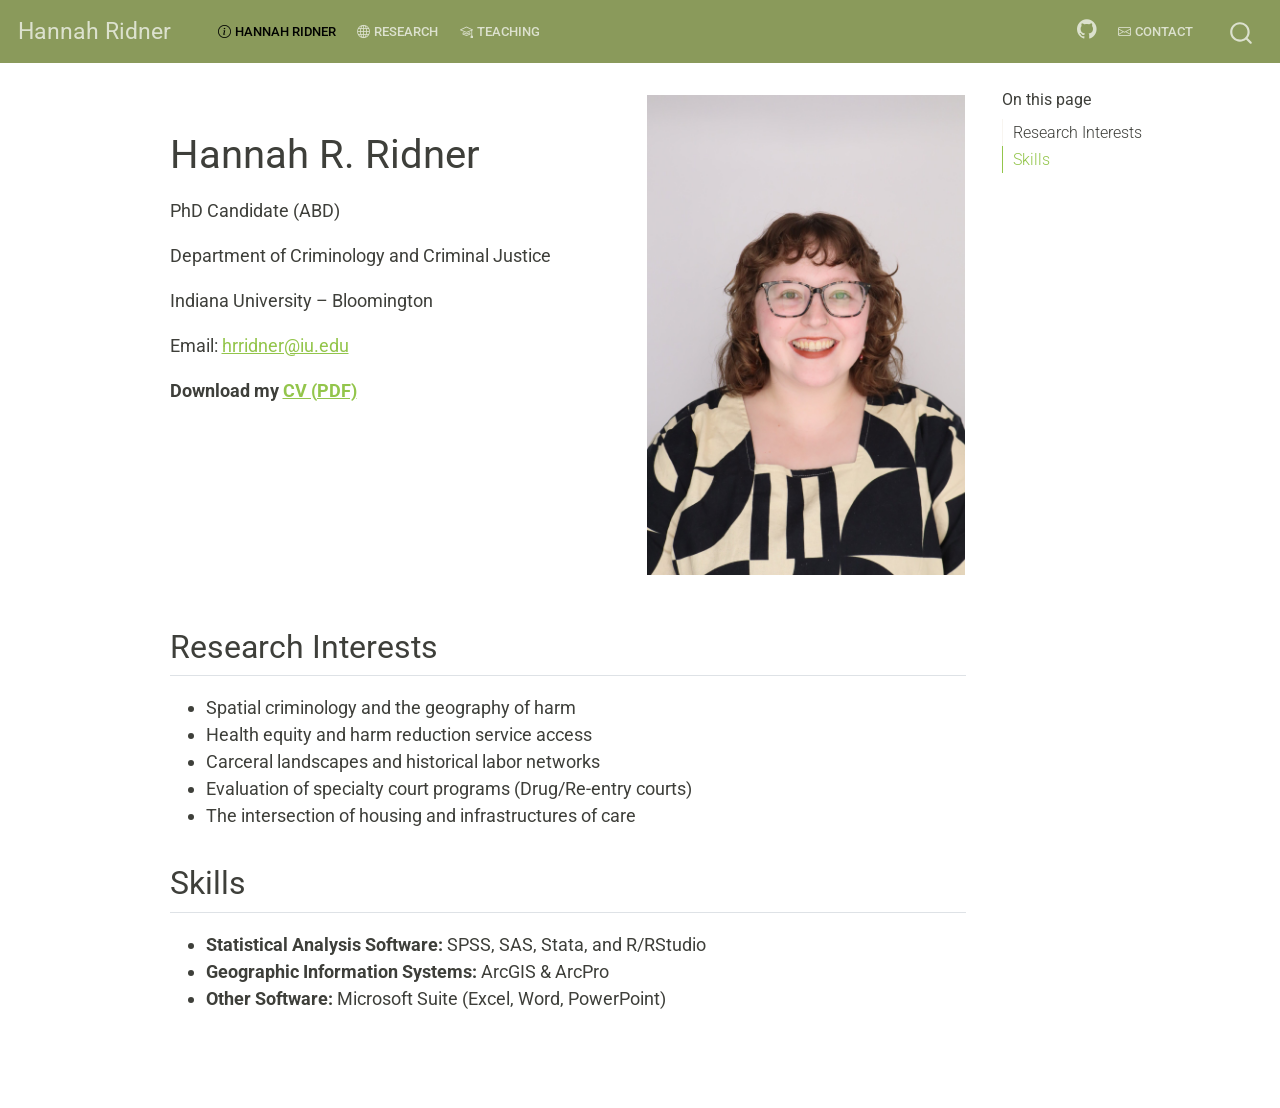
<file: docs/index.html>
<!DOCTYPE html>
<html xmlns="http://www.w3.org/1999/xhtml" lang="en" xml:lang="en"><head>

<meta charset="utf-8">
<meta name="generator" content="quarto-1.2.335">

<meta name="viewport" content="width=device-width, initial-scale=1.0, user-scalable=yes">


<title>Hannah Ridner</title>
<style>
code{white-space: pre-wrap;}
span.smallcaps{font-variant: small-caps;}
div.columns{display: flex; gap: min(4vw, 1.5em);}
div.column{flex: auto; overflow-x: auto;}
div.hanging-indent{margin-left: 1.5em; text-indent: -1.5em;}
ul.task-list{list-style: none;}
ul.task-list li input[type="checkbox"] {
  width: 0.8em;
  margin: 0 0.8em 0.2em -1.6em;
  vertical-align: middle;
}
</style>


<script src="site_libs/quarto-nav/quarto-nav.js"></script>
<script src="site_libs/quarto-nav/headroom.min.js"></script>
<script src="site_libs/clipboard/clipboard.min.js"></script>
<script src="site_libs/quarto-search/autocomplete.umd.js"></script>
<script src="site_libs/quarto-search/fuse.min.js"></script>
<script src="site_libs/quarto-search/quarto-search.js"></script>
<meta name="quarto:offset" content="./">
<script src="site_libs/quarto-html/quarto.js"></script>
<script src="site_libs/quarto-html/popper.min.js"></script>
<script src="site_libs/quarto-html/tippy.umd.min.js"></script>
<script src="site_libs/quarto-html/anchor.min.js"></script>
<link href="site_libs/quarto-html/tippy.css" rel="stylesheet">
<link href="site_libs/quarto-html/quarto-syntax-highlighting.css" rel="stylesheet" id="quarto-text-highlighting-styles">
<script src="site_libs/bootstrap/bootstrap.min.js"></script>
<link href="site_libs/bootstrap/bootstrap-icons.css" rel="stylesheet">
<link href="site_libs/bootstrap/bootstrap.min.css" rel="stylesheet" id="quarto-bootstrap" data-mode="light">
<script id="quarto-search-options" type="application/json">{
  "location": "navbar",
  "copy-button": false,
  "collapse-after": 3,
  "panel-placement": "end",
  "type": "overlay",
  "limit": 20,
  "language": {
    "search-no-results-text": "No results",
    "search-matching-documents-text": "matching documents",
    "search-copy-link-title": "Copy link to search",
    "search-hide-matches-text": "Hide additional matches",
    "search-more-match-text": "more match in this document",
    "search-more-matches-text": "more matches in this document",
    "search-clear-button-title": "Clear",
    "search-detached-cancel-button-title": "Cancel",
    "search-submit-button-title": "Submit"
  }
}</script>


</head>

<body class="nav-fixed">

<div id="quarto-search-results"></div>
  <header id="quarto-header" class="headroom fixed-top">
    <nav class="navbar navbar-expand-lg navbar-dark ">
      <div class="navbar-container container-fluid">
      <div class="navbar-brand-container">
    <a class="navbar-brand" href="./index.html">
    <span class="navbar-title">Hannah Ridner</span>
    </a>
  </div>
          <button class="navbar-toggler" type="button" data-bs-toggle="collapse" data-bs-target="#navbarCollapse" aria-controls="navbarCollapse" aria-expanded="false" aria-label="Toggle navigation" onclick="if (window.quartoToggleHeadroom) { window.quartoToggleHeadroom(); }">
  <span class="navbar-toggler-icon"></span>
</button>
          <div class="collapse navbar-collapse" id="navbarCollapse">
            <ul class="navbar-nav navbar-nav-scroll me-auto">
  <li class="nav-item">
    <a class="nav-link active" href="./index.html" aria-current="page"><i class="bi bi-info-circle" role="img">
</i> 
 <span class="menu-text">Hannah Ridner</span></a>
  </li>  
  <li class="nav-item">
    <a class="nav-link" href="./research.html"><i class="bi bi-globe" role="img">
</i> 
 <span class="menu-text">Research</span></a>
  </li>  
  <li class="nav-item">
    <a class="nav-link" href="./teaching.html"><i class="bi bi-mortarboard" role="img">
</i> 
 <span class="menu-text">Teaching</span></a>
  </li>  
</ul>
            <ul class="navbar-nav navbar-nav-scroll ms-auto">
  <li class="nav-item compact">
    <a class="nav-link" href="https://github.com/hrridner"><i class="bi bi-github" role="img">
</i> 
 <span class="menu-text"></span></a>
  </li>  
  <li class="nav-item">
    <a class="nav-link" href="https://criminaljustice.indiana.edu/about/graduate-students/ridner_hannah.html"><i class="bi bi-envelope" role="img">
</i> 
 <span class="menu-text">Contact</span></a>
  </li>  
</ul>
              <div id="quarto-search" class="" title="Search"></div>
          </div> <!-- /navcollapse -->
      </div> <!-- /container-fluid -->
    </nav>
</header>
<!-- content -->
<div id="quarto-content" class="quarto-container page-columns page-rows-contents page-layout-article page-navbar">
<!-- sidebar -->
<!-- margin-sidebar -->
    <div id="quarto-margin-sidebar" class="sidebar margin-sidebar">
        <nav id="TOC" role="doc-toc" class="toc-active">
    <h2 id="toc-title">On this page</h2>
   
  <ul>
  <li><a href="#research-interests" id="toc-research-interests" class="nav-link active" data-scroll-target="#research-interests">Research Interests</a></li>
  <li><a href="#skills" id="toc-skills" class="nav-link" data-scroll-target="#skills">Skills</a></li>
  </ul>
</nav>
    </div>
<!-- main -->
<main class="content" id="quarto-document-content">



<div style="max-width: 850px; margin: auto;">
<div class="columns">
<div class="column" style="width:60%;">
<section id="hannah-r.-ridner" class="level1">
<h1>Hannah R. Ridner</h1>
<p>PhD Candidate (ABD)</p>
<p>Department of Criminology and Criminal Justice</p>
<p>Indiana University – Bloomington</p>
<p>Email: <a href="mailto:hrridner@iu.edu">hrridner@iu.edu</a></p>
<p><strong>Download my <a href="files/CV_HannahRidner_August2026.pdf" target="_blank">CV (PDF)</a></strong></p>
</section>
</div><div class="column" style="width:40%;">
<p><img src="files/hannah_ridner.jpg" class="img-fluid" style="width:100.0%"></p>
</div>
</div>
</div>
<section id="research-interests" class="level2">
<h2 class="anchored" data-anchor-id="research-interests">Research Interests</h2>
<ul>
<li>Spatial criminology and the geography of harm</li>
<li>Health equity and harm reduction service access</li>
<li>Carceral landscapes and historical labor networks</li>
<li>Evaluation of specialty court programs (Drug/Re-entry courts)</li>
<li>The intersection of housing and infrastructures of care</li>
</ul>
</section>
<section id="skills" class="level2">
<h2 class="anchored" data-anchor-id="skills">Skills</h2>
<ul>
<li><strong>Statistical Analysis Software:</strong> SPSS, SAS, Stata, and R/RStudio</li>
<li><strong>Geographic Information Systems:</strong> ArcGIS &amp; ArcPro</li>
<li><strong>Other Software:</strong> Microsoft Suite (Excel, Word, PowerPoint)</li>
</ul>


</section>

</main> <!-- /main -->
<script id="quarto-html-after-body" type="application/javascript">
window.document.addEventListener("DOMContentLoaded", function (event) {
  const toggleBodyColorMode = (bsSheetEl) => {
    const mode = bsSheetEl.getAttribute("data-mode");
    const bodyEl = window.document.querySelector("body");
    if (mode === "dark") {
      bodyEl.classList.add("quarto-dark");
      bodyEl.classList.remove("quarto-light");
    } else {
      bodyEl.classList.add("quarto-light");
      bodyEl.classList.remove("quarto-dark");
    }
  }
  const toggleBodyColorPrimary = () => {
    const bsSheetEl = window.document.querySelector("link#quarto-bootstrap");
    if (bsSheetEl) {
      toggleBodyColorMode(bsSheetEl);
    }
  }
  toggleBodyColorPrimary();  
  const icon = "";
  const anchorJS = new window.AnchorJS();
  anchorJS.options = {
    placement: 'right',
    icon: icon
  };
  anchorJS.add('.anchored');
  const clipboard = new window.ClipboardJS('.code-copy-button', {
    target: function(trigger) {
      return trigger.previousElementSibling;
    }
  });
  clipboard.on('success', function(e) {
    // button target
    const button = e.trigger;
    // don't keep focus
    button.blur();
    // flash "checked"
    button.classList.add('code-copy-button-checked');
    var currentTitle = button.getAttribute("title");
    button.setAttribute("title", "Copied!");
    let tooltip;
    if (window.bootstrap) {
      button.setAttribute("data-bs-toggle", "tooltip");
      button.setAttribute("data-bs-placement", "left");
      button.setAttribute("data-bs-title", "Copied!");
      tooltip = new bootstrap.Tooltip(button, 
        { trigger: "manual", 
          customClass: "code-copy-button-tooltip",
          offset: [0, -8]});
      tooltip.show();    
    }
    setTimeout(function() {
      if (tooltip) {
        tooltip.hide();
        button.removeAttribute("data-bs-title");
        button.removeAttribute("data-bs-toggle");
        button.removeAttribute("data-bs-placement");
      }
      button.setAttribute("title", currentTitle);
      button.classList.remove('code-copy-button-checked');
    }, 1000);
    // clear code selection
    e.clearSelection();
  });
  function tippyHover(el, contentFn) {
    const config = {
      allowHTML: true,
      content: contentFn,
      maxWidth: 500,
      delay: 100,
      arrow: false,
      appendTo: function(el) {
          return el.parentElement;
      },
      interactive: true,
      interactiveBorder: 10,
      theme: 'quarto',
      placement: 'bottom-start'
    };
    window.tippy(el, config); 
  }
  const noterefs = window.document.querySelectorAll('a[role="doc-noteref"]');
  for (var i=0; i<noterefs.length; i++) {
    const ref = noterefs[i];
    tippyHover(ref, function() {
      // use id or data attribute instead here
      let href = ref.getAttribute('data-footnote-href') || ref.getAttribute('href');
      try { href = new URL(href).hash; } catch {}
      const id = href.replace(/^#\/?/, "");
      const note = window.document.getElementById(id);
      return note.innerHTML;
    });
  }
  const findCites = (el) => {
    const parentEl = el.parentElement;
    if (parentEl) {
      const cites = parentEl.dataset.cites;
      if (cites) {
        return {
          el,
          cites: cites.split(' ')
        };
      } else {
        return findCites(el.parentElement)
      }
    } else {
      return undefined;
    }
  };
  var bibliorefs = window.document.querySelectorAll('a[role="doc-biblioref"]');
  for (var i=0; i<bibliorefs.length; i++) {
    const ref = bibliorefs[i];
    const citeInfo = findCites(ref);
    if (citeInfo) {
      tippyHover(citeInfo.el, function() {
        var popup = window.document.createElement('div');
        citeInfo.cites.forEach(function(cite) {
          var citeDiv = window.document.createElement('div');
          citeDiv.classList.add('hanging-indent');
          citeDiv.classList.add('csl-entry');
          var biblioDiv = window.document.getElementById('ref-' + cite);
          if (biblioDiv) {
            citeDiv.innerHTML = biblioDiv.innerHTML;
          }
          popup.appendChild(citeDiv);
        });
        return popup.innerHTML;
      });
    }
  }
});
</script>
</div> <!-- /content -->



</body></html>
</file>
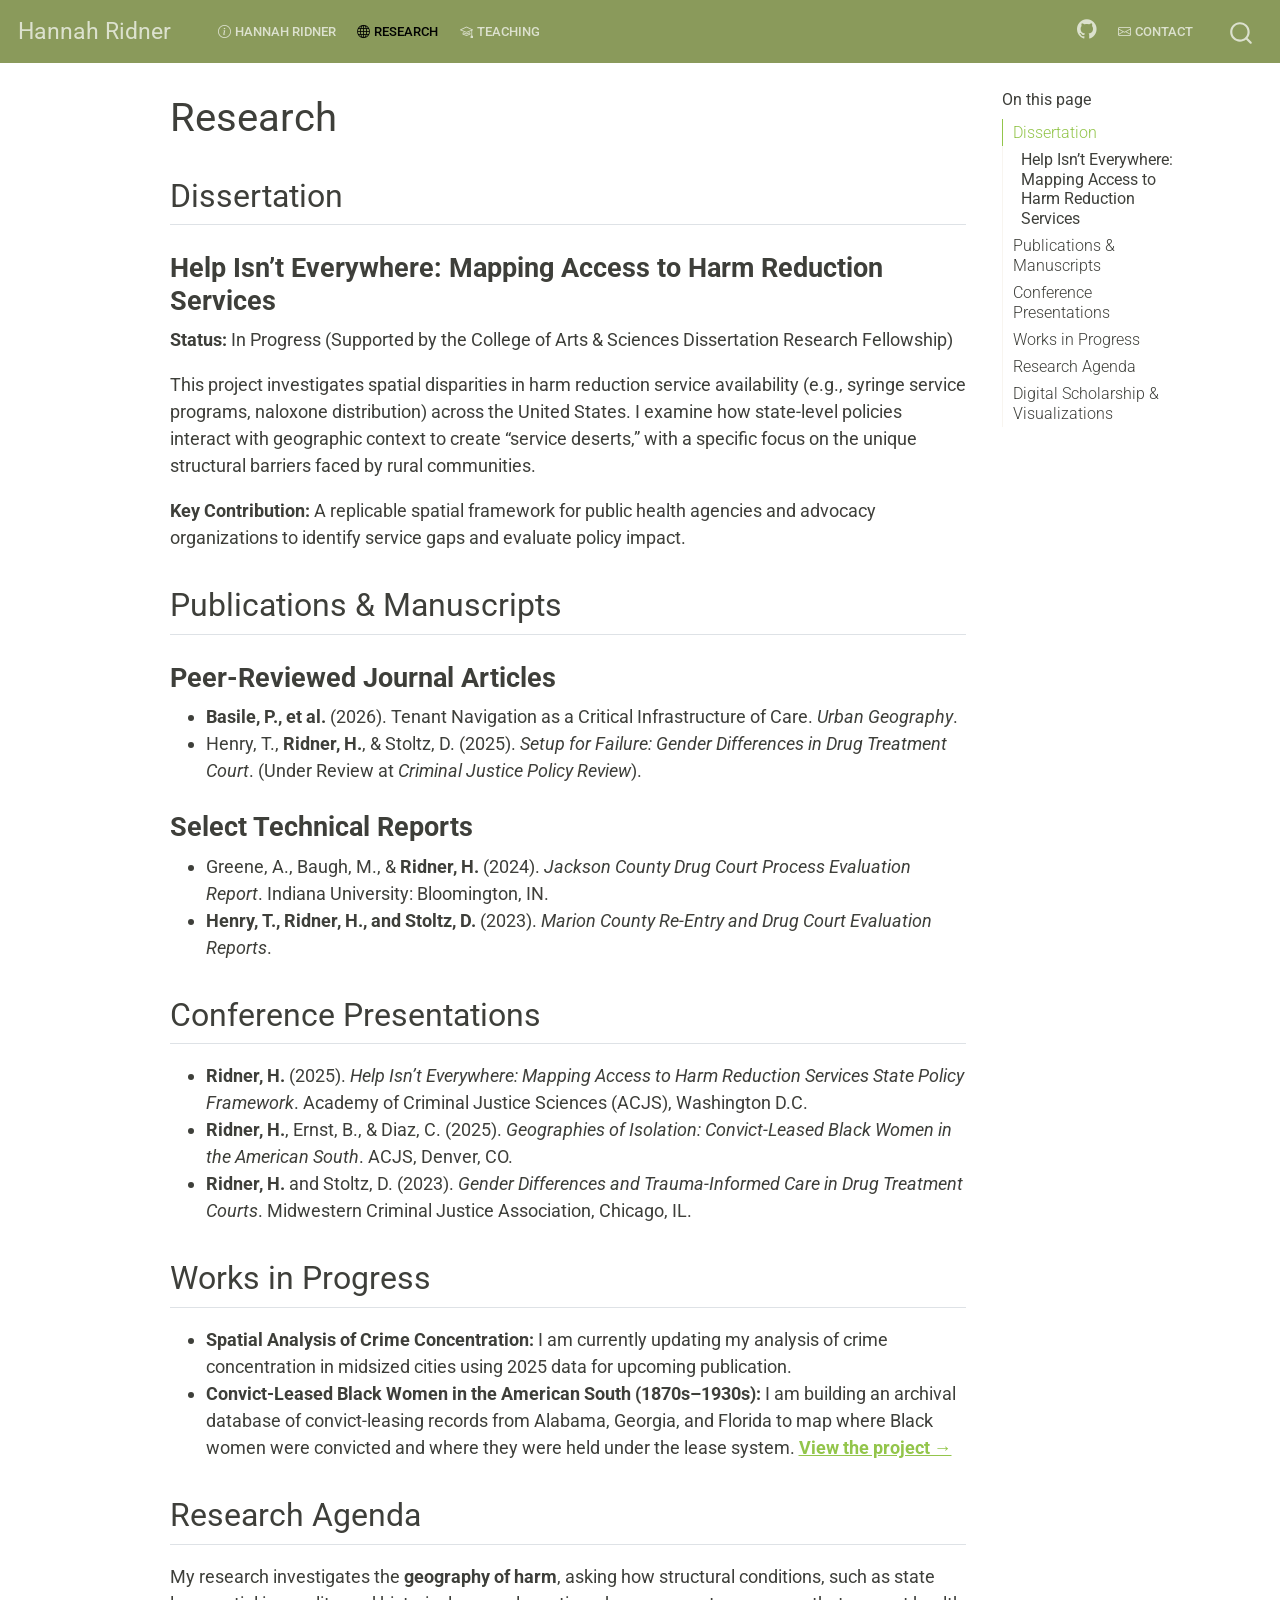
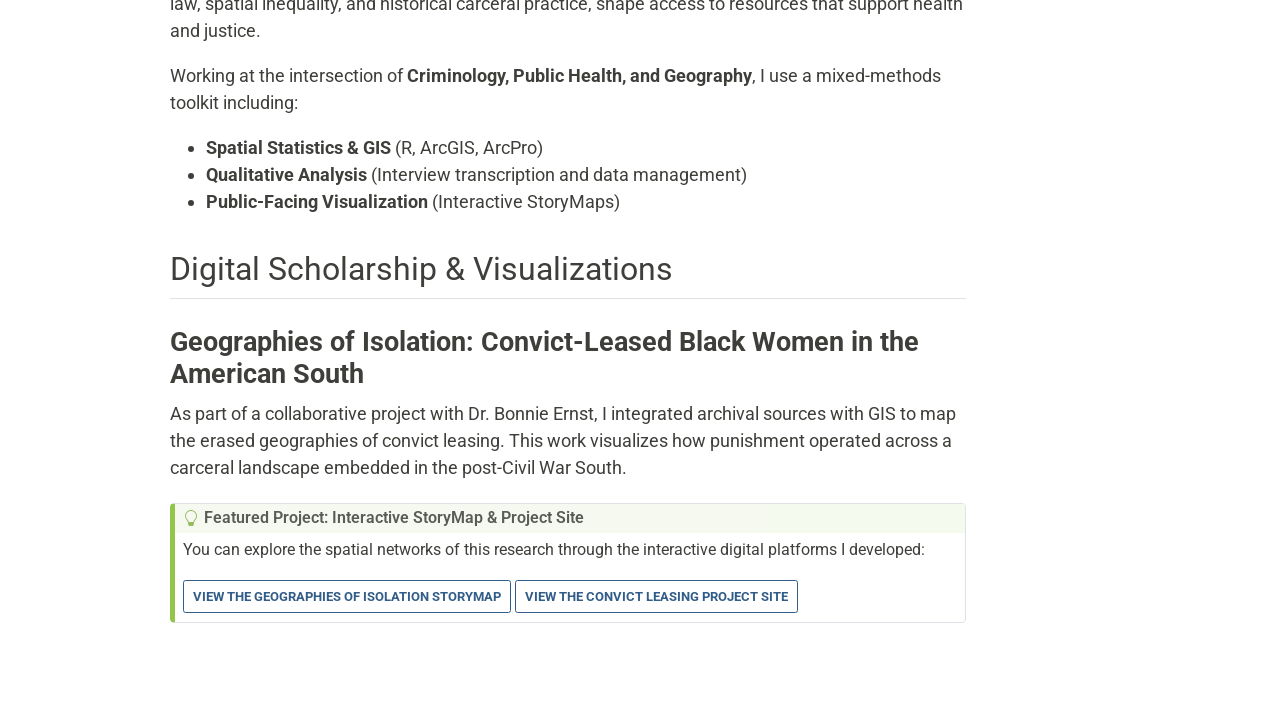
<file: docs/research.html>
<!DOCTYPE html>
<html xmlns="http://www.w3.org/1999/xhtml" lang="en" xml:lang="en"><head>

<meta charset="utf-8">
<meta name="generator" content="quarto-1.2.335">

<meta name="viewport" content="width=device-width, initial-scale=1.0, user-scalable=yes">


<title>Hannah Ridner - Research</title>
<style>
code{white-space: pre-wrap;}
span.smallcaps{font-variant: small-caps;}
div.columns{display: flex; gap: min(4vw, 1.5em);}
div.column{flex: auto; overflow-x: auto;}
div.hanging-indent{margin-left: 1.5em; text-indent: -1.5em;}
ul.task-list{list-style: none;}
ul.task-list li input[type="checkbox"] {
  width: 0.8em;
  margin: 0 0.8em 0.2em -1.6em;
  vertical-align: middle;
}
</style>


<script src="site_libs/quarto-nav/quarto-nav.js"></script>
<script src="site_libs/quarto-nav/headroom.min.js"></script>
<script src="site_libs/clipboard/clipboard.min.js"></script>
<script src="site_libs/quarto-search/autocomplete.umd.js"></script>
<script src="site_libs/quarto-search/fuse.min.js"></script>
<script src="site_libs/quarto-search/quarto-search.js"></script>
<meta name="quarto:offset" content="./">
<script src="site_libs/quarto-html/quarto.js"></script>
<script src="site_libs/quarto-html/popper.min.js"></script>
<script src="site_libs/quarto-html/tippy.umd.min.js"></script>
<script src="site_libs/quarto-html/anchor.min.js"></script>
<link href="site_libs/quarto-html/tippy.css" rel="stylesheet">
<link href="site_libs/quarto-html/quarto-syntax-highlighting.css" rel="stylesheet" id="quarto-text-highlighting-styles">
<script src="site_libs/bootstrap/bootstrap.min.js"></script>
<link href="site_libs/bootstrap/bootstrap-icons.css" rel="stylesheet">
<link href="site_libs/bootstrap/bootstrap.min.css" rel="stylesheet" id="quarto-bootstrap" data-mode="light">
<script id="quarto-search-options" type="application/json">{
  "location": "navbar",
  "copy-button": false,
  "collapse-after": 3,
  "panel-placement": "end",
  "type": "overlay",
  "limit": 20,
  "language": {
    "search-no-results-text": "No results",
    "search-matching-documents-text": "matching documents",
    "search-copy-link-title": "Copy link to search",
    "search-hide-matches-text": "Hide additional matches",
    "search-more-match-text": "more match in this document",
    "search-more-matches-text": "more matches in this document",
    "search-clear-button-title": "Clear",
    "search-detached-cancel-button-title": "Cancel",
    "search-submit-button-title": "Submit"
  }
}</script>


</head>

<body class="nav-fixed">

<div id="quarto-search-results"></div>
  <header id="quarto-header" class="headroom fixed-top">
    <nav class="navbar navbar-expand-lg navbar-dark ">
      <div class="navbar-container container-fluid">
      <div class="navbar-brand-container">
    <a class="navbar-brand" href="./index.html">
    <span class="navbar-title">Hannah Ridner</span>
    </a>
  </div>
          <button class="navbar-toggler" type="button" data-bs-toggle="collapse" data-bs-target="#navbarCollapse" aria-controls="navbarCollapse" aria-expanded="false" aria-label="Toggle navigation" onclick="if (window.quartoToggleHeadroom) { window.quartoToggleHeadroom(); }">
  <span class="navbar-toggler-icon"></span>
</button>
          <div class="collapse navbar-collapse" id="navbarCollapse">
            <ul class="navbar-nav navbar-nav-scroll me-auto">
  <li class="nav-item">
    <a class="nav-link" href="./index.html"><i class="bi bi-info-circle" role="img">
</i> 
 <span class="menu-text">Hannah Ridner</span></a>
  </li>  
  <li class="nav-item">
    <a class="nav-link active" href="./research.html" aria-current="page"><i class="bi bi-globe" role="img">
</i> 
 <span class="menu-text">Research</span></a>
  </li>  
  <li class="nav-item">
    <a class="nav-link" href="./teaching.html"><i class="bi bi-mortarboard" role="img">
</i> 
 <span class="menu-text">Teaching</span></a>
  </li>  
</ul>
            <ul class="navbar-nav navbar-nav-scroll ms-auto">
  <li class="nav-item compact">
    <a class="nav-link" href="https://github.com/hrridner"><i class="bi bi-github" role="img">
</i> 
 <span class="menu-text"></span></a>
  </li>  
  <li class="nav-item">
    <a class="nav-link" href="https://criminaljustice.indiana.edu/about/graduate-students/ridner_hannah.html"><i class="bi bi-envelope" role="img">
</i> 
 <span class="menu-text">Contact</span></a>
  </li>  
</ul>
              <div id="quarto-search" class="" title="Search"></div>
          </div> <!-- /navcollapse -->
      </div> <!-- /container-fluid -->
    </nav>
</header>
<!-- content -->
<div id="quarto-content" class="quarto-container page-columns page-rows-contents page-layout-article page-navbar">
<!-- sidebar -->
<!-- margin-sidebar -->
    <div id="quarto-margin-sidebar" class="sidebar margin-sidebar">
        <nav id="TOC" role="doc-toc" class="toc-active">
    <h2 id="toc-title">On this page</h2>
   
  <ul>
  <li><a href="#dissertation" id="toc-dissertation" class="nav-link active" data-scroll-target="#dissertation">Dissertation</a>
  <ul class="collapse">
  <li><a href="#help-isnt-everywhere-mapping-access-to-harm-reduction-services" id="toc-help-isnt-everywhere-mapping-access-to-harm-reduction-services" class="nav-link" data-scroll-target="#help-isnt-everywhere-mapping-access-to-harm-reduction-services"><strong>Help Isn’t Everywhere: Mapping Access to Harm Reduction Services</strong></a></li>
  </ul></li>
  <li><a href="#publications-manuscripts" id="toc-publications-manuscripts" class="nav-link" data-scroll-target="#publications-manuscripts">Publications &amp; Manuscripts</a>
  <ul class="collapse">
  <li><a href="#peer-reviewed-journal-articles" id="toc-peer-reviewed-journal-articles" class="nav-link" data-scroll-target="#peer-reviewed-journal-articles"><strong>Peer-Reviewed Journal Articles</strong></a></li>
  <li><a href="#select-technical-reports" id="toc-select-technical-reports" class="nav-link" data-scroll-target="#select-technical-reports"><strong>Select Technical Reports</strong></a></li>
  </ul></li>
  <li><a href="#conference-presentations" id="toc-conference-presentations" class="nav-link" data-scroll-target="#conference-presentations">Conference Presentations</a></li>
  <li><a href="#works-in-progress" id="toc-works-in-progress" class="nav-link" data-scroll-target="#works-in-progress">Works in Progress</a></li>
  <li><a href="#research-agenda" id="toc-research-agenda" class="nav-link" data-scroll-target="#research-agenda">Research Agenda</a></li>
  <li><a href="#digital-scholarship-visualizations" id="toc-digital-scholarship-visualizations" class="nav-link" data-scroll-target="#digital-scholarship-visualizations">Digital Scholarship &amp; Visualizations</a>
  <ul class="collapse">
  <li><a href="#geographies-of-isolation-convict-leased-black-women-in-the-american-south" id="toc-geographies-of-isolation-convict-leased-black-women-in-the-american-south" class="nav-link" data-scroll-target="#geographies-of-isolation-convict-leased-black-women-in-the-american-south"><strong>Geographies of Isolation: Convict-Leased Black Women in the American South</strong></a></li>
  </ul></li>
  </ul>
</nav>
    </div>
<!-- main -->
<main class="content" id="quarto-document-content">

<header id="title-block-header" class="quarto-title-block default">
<div class="quarto-title">
<h1 class="title">Research</h1>
</div>



<div class="quarto-title-meta">

    
  
    
  </div>
  

</header>

<section id="dissertation" class="level2">
<h2 class="anchored" data-anchor-id="dissertation">Dissertation</h2>
<section id="help-isnt-everywhere-mapping-access-to-harm-reduction-services" class="level3">
<h3 class="anchored" data-anchor-id="help-isnt-everywhere-mapping-access-to-harm-reduction-services"><strong>Help Isn’t Everywhere: Mapping Access to Harm Reduction Services</strong></h3>
<p><strong>Status:</strong> In Progress (Supported by the College of Arts &amp; Sciences Dissertation Research Fellowship)</p>
<p>This project investigates spatial disparities in harm reduction service availability (e.g., syringe service programs, naloxone distribution) across the United States. I examine how state-level policies interact with geographic context to create “service deserts,” with a specific focus on the unique structural barriers faced by rural communities.</p>
<p><strong>Key Contribution:</strong> A replicable spatial framework for public health agencies and advocacy organizations to identify service gaps and evaluate policy impact.</p>
</section>
</section>
<section id="publications-manuscripts" class="level2">
<h2 class="anchored" data-anchor-id="publications-manuscripts">Publications &amp; Manuscripts</h2>
<section id="peer-reviewed-journal-articles" class="level3">
<h3 class="anchored" data-anchor-id="peer-reviewed-journal-articles"><strong>Peer-Reviewed Journal Articles</strong></h3>
<ul>
<li><strong>Basile, P., et al.</strong> (2026). Tenant Navigation as a Critical Infrastructure of Care. <em>Urban Geography</em>.</li>
<li>Henry, T., <strong>Ridner, H.</strong>, &amp; Stoltz, D. (2025). <em>Setup for Failure: Gender Differences in Drug Treatment Court</em>. (Under Review at <em>Criminal Justice Policy Review</em>).</li>
</ul>
</section>
<section id="select-technical-reports" class="level3">
<h3 class="anchored" data-anchor-id="select-technical-reports"><strong>Select Technical Reports</strong></h3>
<ul>
<li>Greene, A., Baugh, M., &amp; <strong>Ridner, H.</strong> (2024). <em>Jackson County Drug Court Process Evaluation Report</em>. Indiana University: Bloomington, IN.</li>
<li><strong>Henry, T., Ridner, H., and Stoltz, D.</strong> (2023). <em>Marion County Re-Entry and Drug Court Evaluation Reports</em>.</li>
</ul>
</section>
</section>
<section id="conference-presentations" class="level2">
<h2 class="anchored" data-anchor-id="conference-presentations">Conference Presentations</h2>
<ul>
<li><strong>Ridner, H.</strong> (2025). <em>Help Isn’t Everywhere: Mapping Access to Harm Reduction Services State Policy Framework</em>. Academy of Criminal Justice Sciences (ACJS), Washington D.C.</li>
<li><strong>Ridner, H.</strong>, Ernst, B., &amp; Diaz, C. (2025). <em>Geographies of Isolation: Convict-Leased Black Women in the American South</em>. ACJS, Denver, CO.</li>
<li><strong>Ridner, H.</strong> and Stoltz, D. (2023). <em>Gender Differences and Trauma-Informed Care in Drug Treatment Courts</em>. Midwestern Criminal Justice Association, Chicago, IL.</li>
</ul>
</section>
<section id="works-in-progress" class="level2">
<h2 class="anchored" data-anchor-id="works-in-progress">Works in Progress</h2>
<ul>
<li><strong>Spatial Analysis of Crime Concentration:</strong> I am currently updating my analysis of crime concentration in midsized cities using 2025 data for upcoming publication.</li>
<li><strong>Convict-Leased Black Women in the American South (1870s–1930s):</strong> I am building an archival database of convict-leasing records from Alabama, Georgia, and Florida to map where Black women were convicted and where they were held under the lease system. <a href="https://connect.posit.cloud/hrridner/content/01a0afd0-ade2-f862-c2dc-a70bec808b8f" target="_blank"><strong>View the project →</strong></a></li>
</ul>
</section>
<section id="research-agenda" class="level2">
<h2 class="anchored" data-anchor-id="research-agenda">Research Agenda</h2>
<p>My research investigates the <strong>geography of harm</strong>, asking how structural conditions, such as state law, spatial inequality, and historical carceral practice, shape access to resources that support health and justice.</p>
<p>Working at the intersection of <strong>Criminology, Public Health, and Geography</strong>, I use a mixed-methods toolkit including:</p>
<ul>
<li><strong>Spatial Statistics &amp; GIS</strong> (R, ArcGIS, ArcPro)</li>
<li><strong>Qualitative Analysis</strong> (Interview transcription and data management)</li>
<li><strong>Public-Facing Visualization</strong> (Interactive StoryMaps)</li>
</ul>
</section>
<section id="digital-scholarship-visualizations" class="level2">
<h2 class="anchored" data-anchor-id="digital-scholarship-visualizations">Digital Scholarship &amp; Visualizations</h2>
<section id="geographies-of-isolation-convict-leased-black-women-in-the-american-south" class="level3">
<h3 class="anchored" data-anchor-id="geographies-of-isolation-convict-leased-black-women-in-the-american-south"><strong>Geographies of Isolation: Convict-Leased Black Women in the American South</strong></h3>
<p>As part of a collaborative project with Dr.&nbsp;Bonnie Ernst, I integrated archival sources with GIS to map the erased geographies of convict leasing. This work visualizes how punishment operated across a carceral landscape embedded in the post-Civil War South.</p>
<div class="callout-tip callout callout-style-default callout-captioned">
<div class="callout-header d-flex align-content-center">
<div class="callout-icon-container">
<i class="callout-icon"></i>
</div>
<div class="callout-caption-container flex-fill">
Featured Project: Interactive StoryMap &amp; Project Site
</div>
</div>
<div class="callout-body-container callout-body">
<p>You can explore the spatial networks of this research through the interactive digital platforms I developed:</p>
<p><a href="https://storymaps.arcgis.com/stories/77fea631846949eba30ff9c94cbe2c74" class="btn btn-outline-primary btn-sm" target="_blank"><strong>View the Geographies of Isolation StoryMap</strong></a> <a href="https://connect.posit.cloud/hrridner/content/01a0afd0-ade2-f862-c2dc-a70bec808b8f" class="btn btn-outline-primary btn-sm" target="_blank"><strong>View the Convict Leasing Project Site</strong></a></p>
</div>
</div>


</section>
</section>

</main> <!-- /main -->
<script id="quarto-html-after-body" type="application/javascript">
window.document.addEventListener("DOMContentLoaded", function (event) {
  const toggleBodyColorMode = (bsSheetEl) => {
    const mode = bsSheetEl.getAttribute("data-mode");
    const bodyEl = window.document.querySelector("body");
    if (mode === "dark") {
      bodyEl.classList.add("quarto-dark");
      bodyEl.classList.remove("quarto-light");
    } else {
      bodyEl.classList.add("quarto-light");
      bodyEl.classList.remove("quarto-dark");
    }
  }
  const toggleBodyColorPrimary = () => {
    const bsSheetEl = window.document.querySelector("link#quarto-bootstrap");
    if (bsSheetEl) {
      toggleBodyColorMode(bsSheetEl);
    }
  }
  toggleBodyColorPrimary();  
  const icon = "";
  const anchorJS = new window.AnchorJS();
  anchorJS.options = {
    placement: 'right',
    icon: icon
  };
  anchorJS.add('.anchored');
  const clipboard = new window.ClipboardJS('.code-copy-button', {
    target: function(trigger) {
      return trigger.previousElementSibling;
    }
  });
  clipboard.on('success', function(e) {
    // button target
    const button = e.trigger;
    // don't keep focus
    button.blur();
    // flash "checked"
    button.classList.add('code-copy-button-checked');
    var currentTitle = button.getAttribute("title");
    button.setAttribute("title", "Copied!");
    let tooltip;
    if (window.bootstrap) {
      button.setAttribute("data-bs-toggle", "tooltip");
      button.setAttribute("data-bs-placement", "left");
      button.setAttribute("data-bs-title", "Copied!");
      tooltip = new bootstrap.Tooltip(button, 
        { trigger: "manual", 
          customClass: "code-copy-button-tooltip",
          offset: [0, -8]});
      tooltip.show();    
    }
    setTimeout(function() {
      if (tooltip) {
        tooltip.hide();
        button.removeAttribute("data-bs-title");
        button.removeAttribute("data-bs-toggle");
        button.removeAttribute("data-bs-placement");
      }
      button.setAttribute("title", currentTitle);
      button.classList.remove('code-copy-button-checked');
    }, 1000);
    // clear code selection
    e.clearSelection();
  });
  function tippyHover(el, contentFn) {
    const config = {
      allowHTML: true,
      content: contentFn,
      maxWidth: 500,
      delay: 100,
      arrow: false,
      appendTo: function(el) {
          return el.parentElement;
      },
      interactive: true,
      interactiveBorder: 10,
      theme: 'quarto',
      placement: 'bottom-start'
    };
    window.tippy(el, config); 
  }
  const noterefs = window.document.querySelectorAll('a[role="doc-noteref"]');
  for (var i=0; i<noterefs.length; i++) {
    const ref = noterefs[i];
    tippyHover(ref, function() {
      // use id or data attribute instead here
      let href = ref.getAttribute('data-footnote-href') || ref.getAttribute('href');
      try { href = new URL(href).hash; } catch {}
      const id = href.replace(/^#\/?/, "");
      const note = window.document.getElementById(id);
      return note.innerHTML;
    });
  }
  const findCites = (el) => {
    const parentEl = el.parentElement;
    if (parentEl) {
      const cites = parentEl.dataset.cites;
      if (cites) {
        return {
          el,
          cites: cites.split(' ')
        };
      } else {
        return findCites(el.parentElement)
      }
    } else {
      return undefined;
    }
  };
  var bibliorefs = window.document.querySelectorAll('a[role="doc-biblioref"]');
  for (var i=0; i<bibliorefs.length; i++) {
    const ref = bibliorefs[i];
    const citeInfo = findCites(ref);
    if (citeInfo) {
      tippyHover(citeInfo.el, function() {
        var popup = window.document.createElement('div');
        citeInfo.cites.forEach(function(cite) {
          var citeDiv = window.document.createElement('div');
          citeDiv.classList.add('hanging-indent');
          citeDiv.classList.add('csl-entry');
          var biblioDiv = window.document.getElementById('ref-' + cite);
          if (biblioDiv) {
            citeDiv.innerHTML = biblioDiv.innerHTML;
          }
          popup.appendChild(citeDiv);
        });
        return popup.innerHTML;
      });
    }
  }
});
</script>
</div> <!-- /content -->



</body></html>
</file>
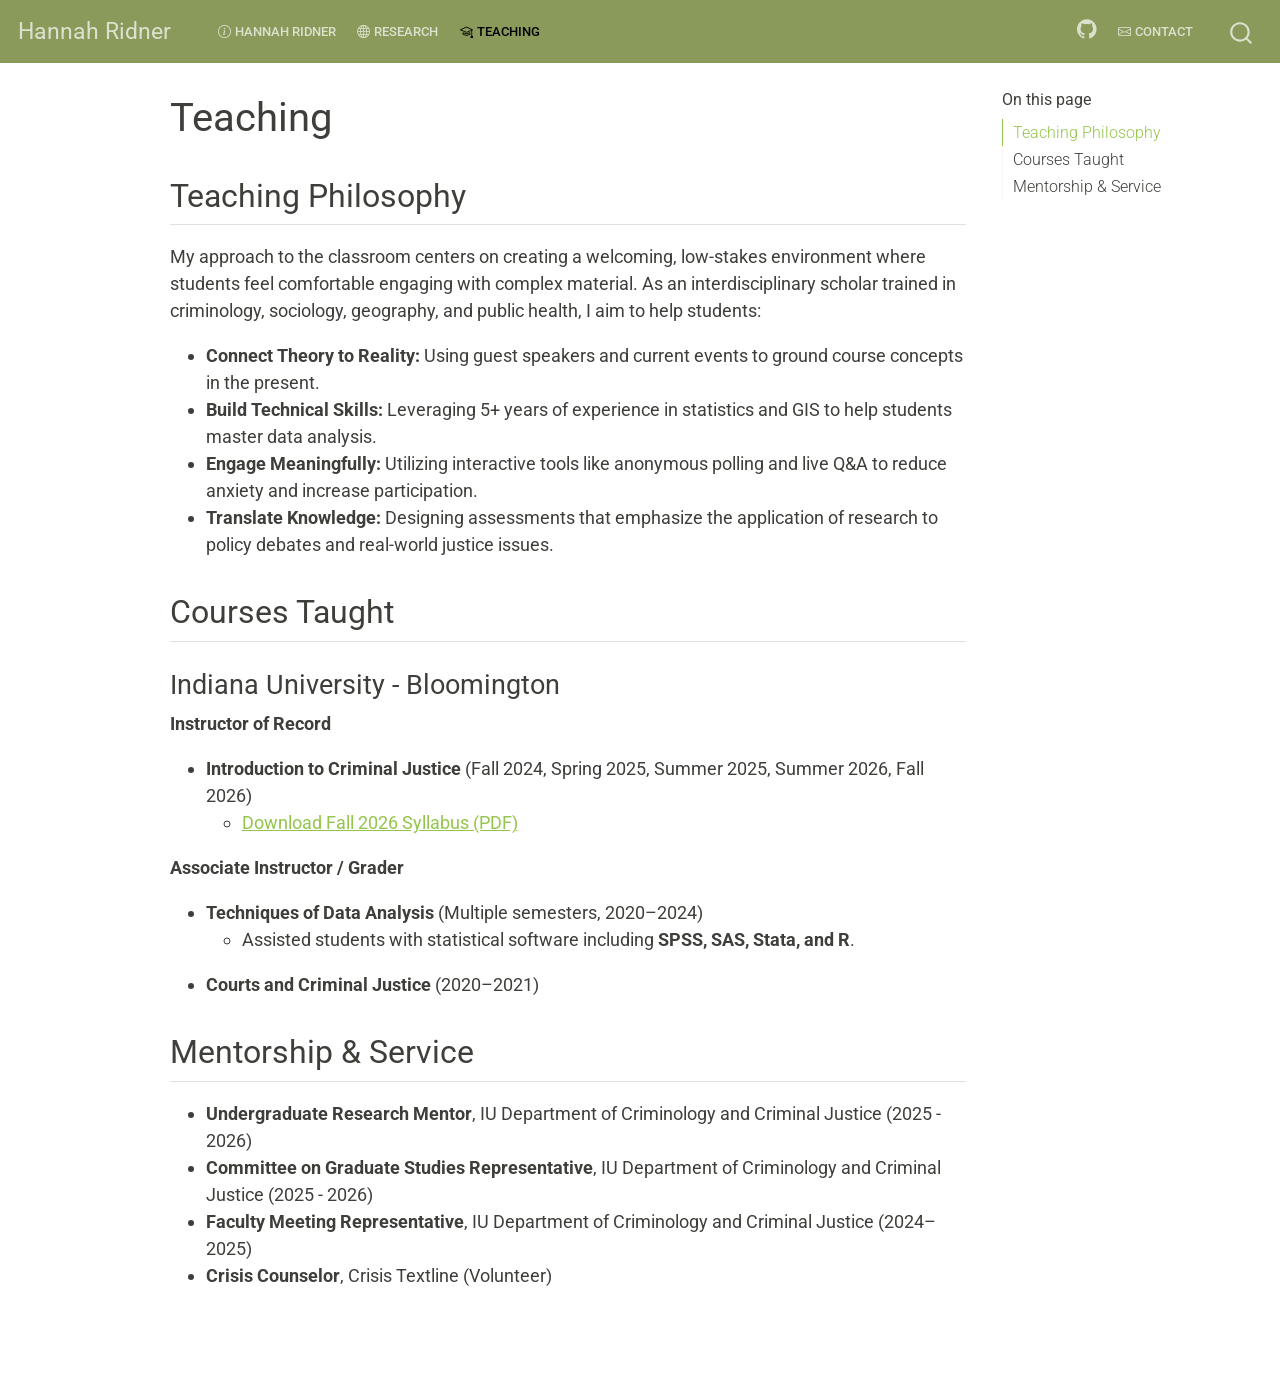
<file: docs/teaching.html>
<!DOCTYPE html>
<html xmlns="http://www.w3.org/1999/xhtml" lang="en" xml:lang="en"><head>

<meta charset="utf-8">
<meta name="generator" content="quarto-1.2.335">

<meta name="viewport" content="width=device-width, initial-scale=1.0, user-scalable=yes">


<title>Hannah Ridner - Teaching</title>
<style>
code{white-space: pre-wrap;}
span.smallcaps{font-variant: small-caps;}
div.columns{display: flex; gap: min(4vw, 1.5em);}
div.column{flex: auto; overflow-x: auto;}
div.hanging-indent{margin-left: 1.5em; text-indent: -1.5em;}
ul.task-list{list-style: none;}
ul.task-list li input[type="checkbox"] {
  width: 0.8em;
  margin: 0 0.8em 0.2em -1.6em;
  vertical-align: middle;
}
</style>


<script src="site_libs/quarto-nav/quarto-nav.js"></script>
<script src="site_libs/quarto-nav/headroom.min.js"></script>
<script src="site_libs/clipboard/clipboard.min.js"></script>
<script src="site_libs/quarto-search/autocomplete.umd.js"></script>
<script src="site_libs/quarto-search/fuse.min.js"></script>
<script src="site_libs/quarto-search/quarto-search.js"></script>
<meta name="quarto:offset" content="./">
<script src="site_libs/quarto-html/quarto.js"></script>
<script src="site_libs/quarto-html/popper.min.js"></script>
<script src="site_libs/quarto-html/tippy.umd.min.js"></script>
<script src="site_libs/quarto-html/anchor.min.js"></script>
<link href="site_libs/quarto-html/tippy.css" rel="stylesheet">
<link href="site_libs/quarto-html/quarto-syntax-highlighting.css" rel="stylesheet" id="quarto-text-highlighting-styles">
<script src="site_libs/bootstrap/bootstrap.min.js"></script>
<link href="site_libs/bootstrap/bootstrap-icons.css" rel="stylesheet">
<link href="site_libs/bootstrap/bootstrap.min.css" rel="stylesheet" id="quarto-bootstrap" data-mode="light">
<script id="quarto-search-options" type="application/json">{
  "location": "navbar",
  "copy-button": false,
  "collapse-after": 3,
  "panel-placement": "end",
  "type": "overlay",
  "limit": 20,
  "language": {
    "search-no-results-text": "No results",
    "search-matching-documents-text": "matching documents",
    "search-copy-link-title": "Copy link to search",
    "search-hide-matches-text": "Hide additional matches",
    "search-more-match-text": "more match in this document",
    "search-more-matches-text": "more matches in this document",
    "search-clear-button-title": "Clear",
    "search-detached-cancel-button-title": "Cancel",
    "search-submit-button-title": "Submit"
  }
}</script>


</head>

<body class="nav-fixed">

<div id="quarto-search-results"></div>
  <header id="quarto-header" class="headroom fixed-top">
    <nav class="navbar navbar-expand-lg navbar-dark ">
      <div class="navbar-container container-fluid">
      <div class="navbar-brand-container">
    <a class="navbar-brand" href="./index.html">
    <span class="navbar-title">Hannah Ridner</span>
    </a>
  </div>
          <button class="navbar-toggler" type="button" data-bs-toggle="collapse" data-bs-target="#navbarCollapse" aria-controls="navbarCollapse" aria-expanded="false" aria-label="Toggle navigation" onclick="if (window.quartoToggleHeadroom) { window.quartoToggleHeadroom(); }">
  <span class="navbar-toggler-icon"></span>
</button>
          <div class="collapse navbar-collapse" id="navbarCollapse">
            <ul class="navbar-nav navbar-nav-scroll me-auto">
  <li class="nav-item">
    <a class="nav-link" href="./index.html"><i class="bi bi-info-circle" role="img">
</i> 
 <span class="menu-text">Hannah Ridner</span></a>
  </li>  
  <li class="nav-item">
    <a class="nav-link" href="./research.html"><i class="bi bi-globe" role="img">
</i> 
 <span class="menu-text">Research</span></a>
  </li>  
  <li class="nav-item">
    <a class="nav-link active" href="./teaching.html" aria-current="page"><i class="bi bi-mortarboard" role="img">
</i> 
 <span class="menu-text">Teaching</span></a>
  </li>  
</ul>
            <ul class="navbar-nav navbar-nav-scroll ms-auto">
  <li class="nav-item compact">
    <a class="nav-link" href="https://github.com/hrridner"><i class="bi bi-github" role="img">
</i> 
 <span class="menu-text"></span></a>
  </li>  
  <li class="nav-item">
    <a class="nav-link" href="https://criminaljustice.indiana.edu/about/graduate-students/ridner_hannah.html"><i class="bi bi-envelope" role="img">
</i> 
 <span class="menu-text">Contact</span></a>
  </li>  
</ul>
              <div id="quarto-search" class="" title="Search"></div>
          </div> <!-- /navcollapse -->
      </div> <!-- /container-fluid -->
    </nav>
</header>
<!-- content -->
<div id="quarto-content" class="quarto-container page-columns page-rows-contents page-layout-article page-navbar">
<!-- sidebar -->
<!-- margin-sidebar -->
    <div id="quarto-margin-sidebar" class="sidebar margin-sidebar">
        <nav id="TOC" role="doc-toc" class="toc-active">
    <h2 id="toc-title">On this page</h2>
   
  <ul>
  <li><a href="#teaching-philosophy" id="toc-teaching-philosophy" class="nav-link active" data-scroll-target="#teaching-philosophy">Teaching Philosophy</a></li>
  <li><a href="#courses-taught" id="toc-courses-taught" class="nav-link" data-scroll-target="#courses-taught">Courses Taught</a>
  <ul class="collapse">
  <li><a href="#indiana-university---bloomington" id="toc-indiana-university---bloomington" class="nav-link" data-scroll-target="#indiana-university---bloomington">Indiana University - Bloomington</a></li>
  </ul></li>
  <li><a href="#mentorship-service" id="toc-mentorship-service" class="nav-link" data-scroll-target="#mentorship-service">Mentorship &amp; Service</a></li>
  </ul>
</nav>
    </div>
<!-- main -->
<main class="content" id="quarto-document-content">

<header id="title-block-header" class="quarto-title-block default">
<div class="quarto-title">
<h1 class="title">Teaching</h1>
</div>



<div class="quarto-title-meta">

    
  
    
  </div>
  

</header>

<section id="teaching-philosophy" class="level2">
<h2 class="anchored" data-anchor-id="teaching-philosophy">Teaching Philosophy</h2>
<p>My approach to the classroom centers on creating a welcoming, low-stakes environment where students feel comfortable engaging with complex material. As an interdisciplinary scholar trained in criminology, sociology, geography, and public health, I aim to help students:</p>
<ul>
<li><strong>Connect Theory to Reality:</strong> Using guest speakers and current events to ground course concepts in the present.</li>
<li><strong>Build Technical Skills:</strong> Leveraging 5+ years of experience in statistics and GIS to help students master data analysis.</li>
<li><strong>Engage Meaningfully:</strong> Utilizing interactive tools like anonymous polling and live Q&amp;A to reduce anxiety and increase participation.</li>
<li><strong>Translate Knowledge:</strong> Designing assessments that emphasize the application of research to policy debates and real-world justice issues.</li>
</ul>
</section>
<section id="courses-taught" class="level2">
<h2 class="anchored" data-anchor-id="courses-taught">Courses Taught</h2>
<section id="indiana-university---bloomington" class="level3">
<h3 class="anchored" data-anchor-id="indiana-university---bloomington">Indiana University - Bloomington</h3>
<p><strong>Instructor of Record</strong></p>
<ul>
<li><strong>Introduction to Criminal Justice</strong> (Fall 2024, Spring 2025, Summer 2025, Summer 2026, Fall 2026)
<ul>
<li><a href="files/P100_FA26_Syllabus_HannahRidner.pdf" target="_blank">Download Fall 2026 Syllabus (PDF)</a></li>
</ul></li>
</ul>
<p><strong>Associate Instructor / Grader</strong></p>
<ul>
<li><strong>Techniques of Data Analysis</strong> (Multiple semesters, 2020–2024)
<ul>
<li>Assisted students with statistical software including <strong>SPSS, SAS, Stata, and R</strong>.</li>
</ul></li>
<li><strong>Courts and Criminal Justice</strong> (2020–2021)</li>
</ul>
</section>
</section>
<section id="mentorship-service" class="level2">
<h2 class="anchored" data-anchor-id="mentorship-service">Mentorship &amp; Service</h2>
<ul>
<li><strong>Undergraduate Research Mentor</strong>, IU Department of Criminology and Criminal Justice (2025 - 2026)</li>
<li><strong>Committee on Graduate Studies Representative</strong>, IU Department of Criminology and Criminal Justice (2025 - 2026)</li>
<li><strong>Faculty Meeting Representative</strong>, IU Department of Criminology and Criminal Justice (2024–2025)</li>
<li><strong>Crisis Counselor</strong>, Crisis Textline (Volunteer)</li>
</ul>


</section>

</main> <!-- /main -->
<script id="quarto-html-after-body" type="application/javascript">
window.document.addEventListener("DOMContentLoaded", function (event) {
  const toggleBodyColorMode = (bsSheetEl) => {
    const mode = bsSheetEl.getAttribute("data-mode");
    const bodyEl = window.document.querySelector("body");
    if (mode === "dark") {
      bodyEl.classList.add("quarto-dark");
      bodyEl.classList.remove("quarto-light");
    } else {
      bodyEl.classList.add("quarto-light");
      bodyEl.classList.remove("quarto-dark");
    }
  }
  const toggleBodyColorPrimary = () => {
    const bsSheetEl = window.document.querySelector("link#quarto-bootstrap");
    if (bsSheetEl) {
      toggleBodyColorMode(bsSheetEl);
    }
  }
  toggleBodyColorPrimary();  
  const icon = "";
  const anchorJS = new window.AnchorJS();
  anchorJS.options = {
    placement: 'right',
    icon: icon
  };
  anchorJS.add('.anchored');
  const clipboard = new window.ClipboardJS('.code-copy-button', {
    target: function(trigger) {
      return trigger.previousElementSibling;
    }
  });
  clipboard.on('success', function(e) {
    // button target
    const button = e.trigger;
    // don't keep focus
    button.blur();
    // flash "checked"
    button.classList.add('code-copy-button-checked');
    var currentTitle = button.getAttribute("title");
    button.setAttribute("title", "Copied!");
    let tooltip;
    if (window.bootstrap) {
      button.setAttribute("data-bs-toggle", "tooltip");
      button.setAttribute("data-bs-placement", "left");
      button.setAttribute("data-bs-title", "Copied!");
      tooltip = new bootstrap.Tooltip(button, 
        { trigger: "manual", 
          customClass: "code-copy-button-tooltip",
          offset: [0, -8]});
      tooltip.show();    
    }
    setTimeout(function() {
      if (tooltip) {
        tooltip.hide();
        button.removeAttribute("data-bs-title");
        button.removeAttribute("data-bs-toggle");
        button.removeAttribute("data-bs-placement");
      }
      button.setAttribute("title", currentTitle);
      button.classList.remove('code-copy-button-checked');
    }, 1000);
    // clear code selection
    e.clearSelection();
  });
  function tippyHover(el, contentFn) {
    const config = {
      allowHTML: true,
      content: contentFn,
      maxWidth: 500,
      delay: 100,
      arrow: false,
      appendTo: function(el) {
          return el.parentElement;
      },
      interactive: true,
      interactiveBorder: 10,
      theme: 'quarto',
      placement: 'bottom-start'
    };
    window.tippy(el, config); 
  }
  const noterefs = window.document.querySelectorAll('a[role="doc-noteref"]');
  for (var i=0; i<noterefs.length; i++) {
    const ref = noterefs[i];
    tippyHover(ref, function() {
      // use id or data attribute instead here
      let href = ref.getAttribute('data-footnote-href') || ref.getAttribute('href');
      try { href = new URL(href).hash; } catch {}
      const id = href.replace(/^#\/?/, "");
      const note = window.document.getElementById(id);
      return note.innerHTML;
    });
  }
  const findCites = (el) => {
    const parentEl = el.parentElement;
    if (parentEl) {
      const cites = parentEl.dataset.cites;
      if (cites) {
        return {
          el,
          cites: cites.split(' ')
        };
      } else {
        return findCites(el.parentElement)
      }
    } else {
      return undefined;
    }
  };
  var bibliorefs = window.document.querySelectorAll('a[role="doc-biblioref"]');
  for (var i=0; i<bibliorefs.length; i++) {
    const ref = bibliorefs[i];
    const citeInfo = findCites(ref);
    if (citeInfo) {
      tippyHover(citeInfo.el, function() {
        var popup = window.document.createElement('div');
        citeInfo.cites.forEach(function(cite) {
          var citeDiv = window.document.createElement('div');
          citeDiv.classList.add('hanging-indent');
          citeDiv.classList.add('csl-entry');
          var biblioDiv = window.document.getElementById('ref-' + cite);
          if (biblioDiv) {
            citeDiv.innerHTML = biblioDiv.innerHTML;
          }
          popup.appendChild(citeDiv);
        });
        return popup.innerHTML;
      });
    }
  }
});
</script>
</div> <!-- /content -->



</body></html>
</file>
<file: docs/site_libs/quarto-html/tippy.css>
.tippy-box[data-animation=fade][data-state=hidden]{opacity:0}[data-tippy-root]{max-width:calc(100vw - 10px)}.tippy-box{position:relative;background-color:#333;color:#fff;border-radius:4px;font-size:14px;line-height:1.4;white-space:normal;outline:0;transition-property:transform,visibility,opacity}.tippy-box[data-placement^=top]>.tippy-arrow{bottom:0}.tippy-box[data-placement^=top]>.tippy-arrow:before{bottom:-7px;left:0;border-width:8px 8px 0;border-top-color:initial;transform-origin:center top}.tippy-box[data-placement^=bottom]>.tippy-arrow{top:0}.tippy-box[data-placement^=bottom]>.tippy-arrow:before{top:-7px;left:0;border-width:0 8px 8px;border-bottom-color:initial;transform-origin:center bottom}.tippy-box[data-placement^=left]>.tippy-arrow{right:0}.tippy-box[data-placement^=left]>.tippy-arrow:before{border-width:8px 0 8px 8px;border-left-color:initial;right:-7px;transform-origin:center left}.tippy-box[data-placement^=right]>.tippy-arrow{left:0}.tippy-box[data-placement^=right]>.tippy-arrow:before{left:-7px;border-width:8px 8px 8px 0;border-right-color:initial;transform-origin:center right}.tippy-box[data-inertia][data-state=visible]{transition-timing-function:cubic-bezier(.54,1.5,.38,1.11)}.tippy-arrow{width:16px;height:16px;color:#333}.tippy-arrow:before{content:"";position:absolute;border-color:transparent;border-style:solid}.tippy-content{position:relative;padding:5px 9px;z-index:1}
</file>
<file: docs/site_libs/quarto-html/quarto-syntax-highlighting.css>
/* quarto syntax highlight colors */
:root {
  --quarto-hl-ot-color: #003B4F;
  --quarto-hl-at-color: #657422;
  --quarto-hl-ss-color: #20794D;
  --quarto-hl-an-color: #5E5E5E;
  --quarto-hl-fu-color: #4758AB;
  --quarto-hl-st-color: #20794D;
  --quarto-hl-cf-color: #003B4F;
  --quarto-hl-op-color: #5E5E5E;
  --quarto-hl-er-color: #AD0000;
  --quarto-hl-bn-color: #AD0000;
  --quarto-hl-al-color: #AD0000;
  --quarto-hl-va-color: #111111;
  --quarto-hl-bu-color: inherit;
  --quarto-hl-ex-color: inherit;
  --quarto-hl-pp-color: #AD0000;
  --quarto-hl-in-color: #5E5E5E;
  --quarto-hl-vs-color: #20794D;
  --quarto-hl-wa-color: #5E5E5E;
  --quarto-hl-do-color: #5E5E5E;
  --quarto-hl-im-color: #00769E;
  --quarto-hl-ch-color: #20794D;
  --quarto-hl-dt-color: #AD0000;
  --quarto-hl-fl-color: #AD0000;
  --quarto-hl-co-color: #5E5E5E;
  --quarto-hl-cv-color: #5E5E5E;
  --quarto-hl-cn-color: #8f5902;
  --quarto-hl-sc-color: #5E5E5E;
  --quarto-hl-dv-color: #AD0000;
  --quarto-hl-kw-color: #003B4F;
}

/* other quarto variables */
:root {
  --quarto-font-monospace: SFMono-Regular, Menlo, Monaco, Consolas, "Liberation Mono", "Courier New", monospace;
}

pre > code.sourceCode > span {
  color: #003B4F;
}

code span {
  color: #003B4F;
}

code.sourceCode > span {
  color: #003B4F;
}

div.sourceCode,
div.sourceCode pre.sourceCode {
  color: #003B4F;
}

code span.ot {
  color: #003B4F;
}

code span.at {
  color: #657422;
}

code span.ss {
  color: #20794D;
}

code span.an {
  color: #5E5E5E;
}

code span.fu {
  color: #4758AB;
}

code span.st {
  color: #20794D;
}

code span.cf {
  color: #003B4F;
}

code span.op {
  color: #5E5E5E;
}

code span.er {
  color: #AD0000;
}

code span.bn {
  color: #AD0000;
}

code span.al {
  color: #AD0000;
}

code span.va {
  color: #111111;
}

code span.pp {
  color: #AD0000;
}

code span.in {
  color: #5E5E5E;
}

code span.vs {
  color: #20794D;
}

code span.wa {
  color: #5E5E5E;
  font-style: italic;
}

code span.do {
  color: #5E5E5E;
  font-style: italic;
}

code span.im {
  color: #00769E;
}

code span.ch {
  color: #20794D;
}

code span.dt {
  color: #AD0000;
}

code span.fl {
  color: #AD0000;
}

code span.co {
  color: #5E5E5E;
}

code span.cv {
  color: #5E5E5E;
  font-style: italic;
}

code span.cn {
  color: #8f5902;
}

code span.sc {
  color: #5E5E5E;
}

code span.dv {
  color: #AD0000;
}

code span.kw {
  color: #003B4F;
}

.prevent-inlining {
  content: "</";
}

/*# sourceMappingURL=debc5d5d77c3f9108843748ff7464032.css.map */
</file>
